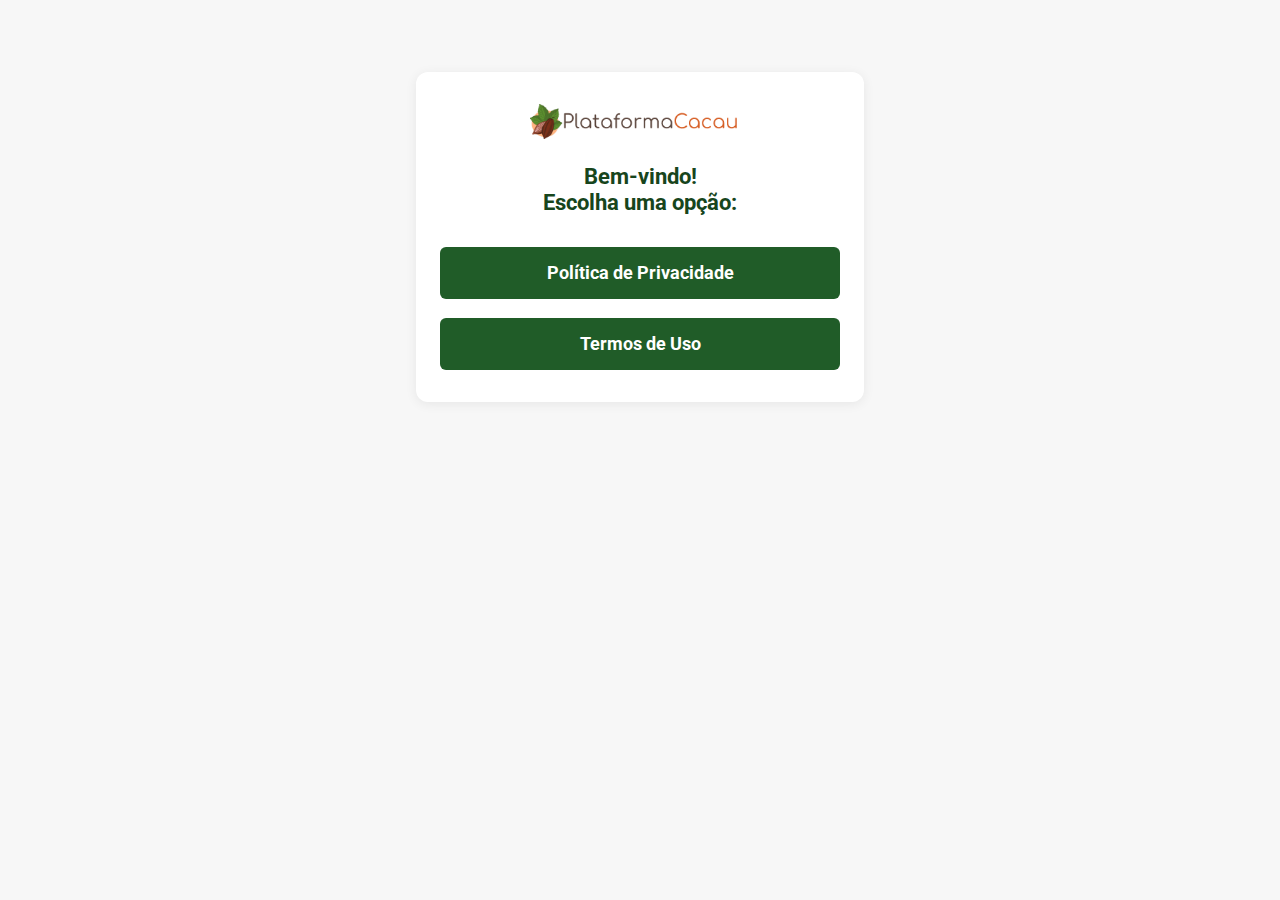
<file: index.html>
<!DOCTYPE html>
<html lang="pt-BR">
<head>
    <meta charset="UTF-8">
    <meta name="viewport" content="width=device-width, initial-scale=1.0">
    <title>Plataforma Cacau - Início</title>
    <link rel="preconnect" href="https://fonts.googleapis.com">
    <link rel="preconnect" href="https://fonts.gstatic.com" crossorigin>
    <link href="https://fonts.googleapis.com/css2?family=Roboto:wght@400;700&display=swap" rel="stylesheet">
    <style>
        body {
            font-family: 'Roboto', Arial, sans-serif;
            background: #f7f7f7;
            margin: 0;
            padding: 0;
        }
        .container {
            max-width: 400px;
            margin: 8vh auto 0 auto;
            background: #fff;
            border-radius: 12px;
            box-shadow: 0 2px 12px rgba(0,0,0,0.07);
            padding: 2rem 1.5rem 2rem 1.5rem;
            text-align: center;
        }
        .logo {
            display: flex;
            align-items: center;
            justify-content: center;
            margin-bottom: 1.5rem;
        }
        .logo img {
            height: 2.2rem;
            margin-right: 0.7rem;
        }
        .logo span {
            font-size: 1.3rem;
            font-weight: 700;
            color: #17451c;
        }
        h1 {
            font-size: 1.4rem;
            color: #17451c;
            margin-bottom: 2rem;
        }
        .links {
            display: flex;
            flex-direction: column;
            gap: 1.2rem;
        }
        .links a {
            display: block;
            background: #205c28;
            color: #fff;
            text-decoration: none;
            padding: 1rem;
            border-radius: 6px;
            font-size: 1.1rem;
            font-weight: 700;
            transition: background 0.2s;
        }
        .links a:hover {
            background: #17451c;
        }
        @media (max-width: 480px) {
            .container {
                max-width: 95vw;
                padding: 1.2rem 0.5rem;
            }
            h1 {
                font-size: 1.1rem;
            }
            .links a {
                font-size: 1rem;
                padding: 0.8rem;
            }
        }
    </style>
</head>
<body>
    <div class="container">
        <div class="logo">
            <img src="logo.png" alt="Logotipo da Plataforma Cacau">
        </div>
        <h1>Bem-vindo!<br>Escolha uma opção:</h1>
        <div class="links">
            <a href="politica-privacidade.html">Política de Privacidade</a>
            <a href="termos-de-uso.html">Termos de Uso</a>
        </div>
    </div>
</body>
</html>
</file>
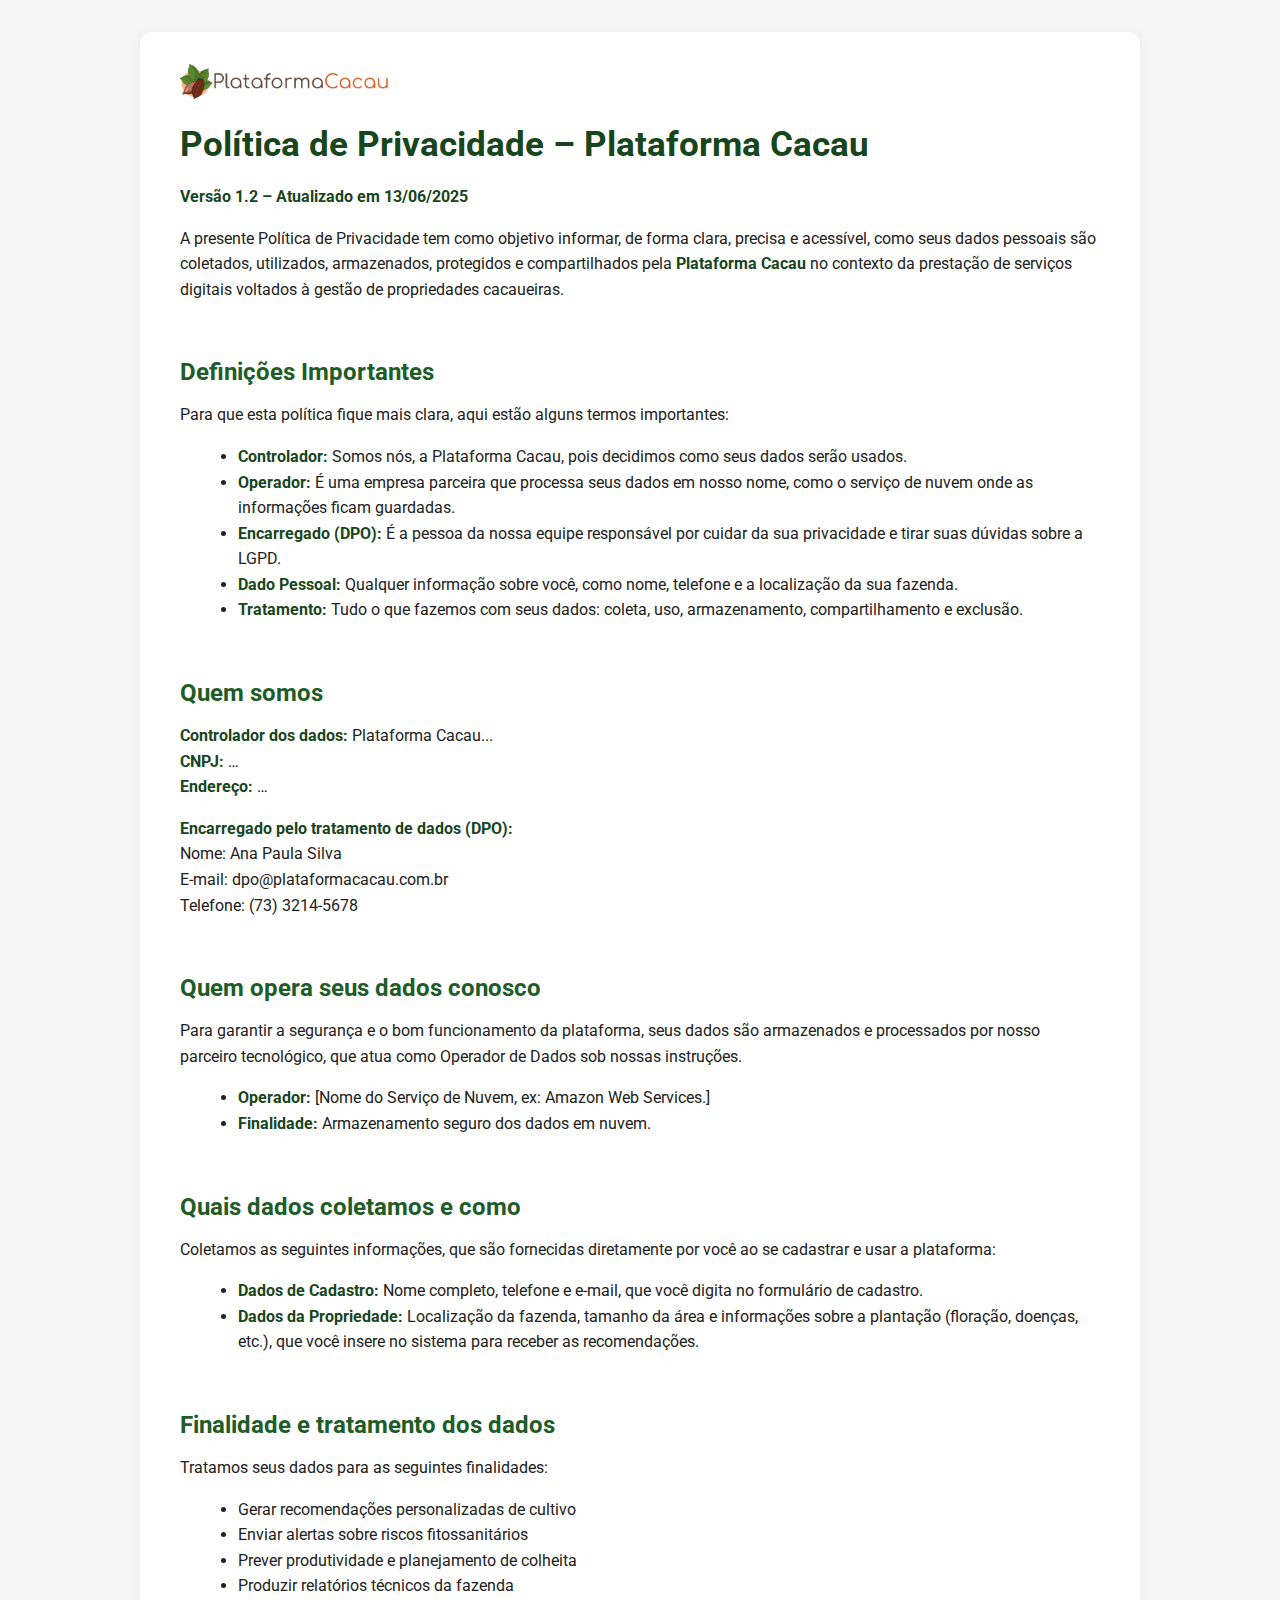
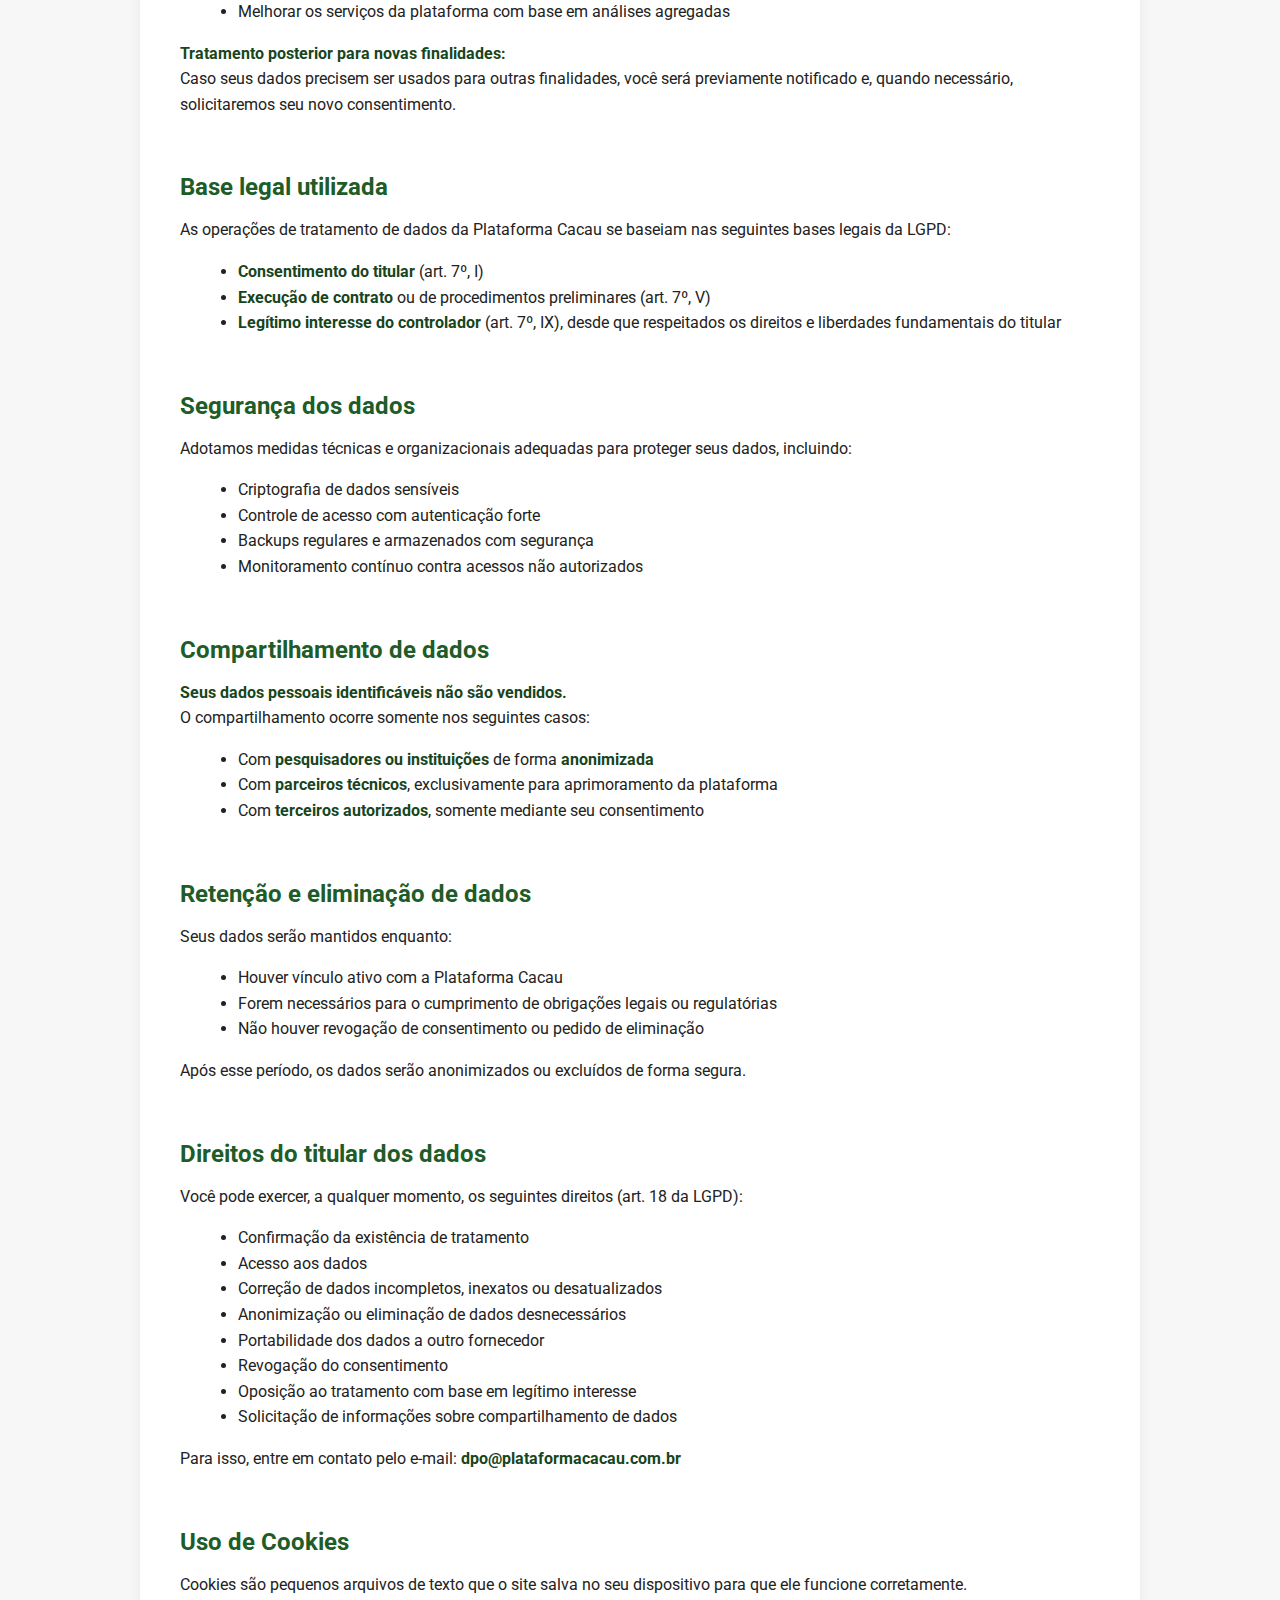
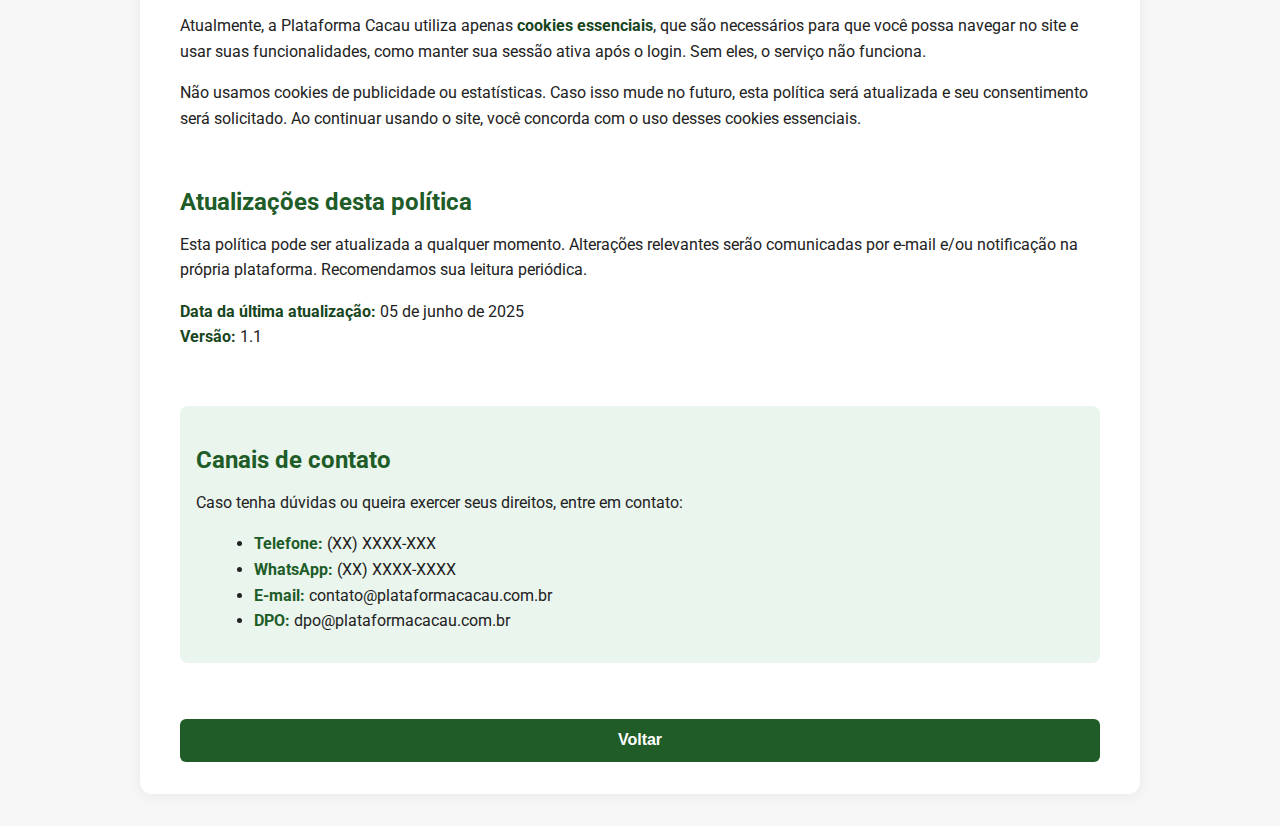
<file: politica-privacidade.html>
<!DOCTYPE html>
<html lang="pt-BR">
<head>
    <meta charset="UTF-8">
    <meta name="viewport" content="width=device-width, initial-scale=1.0">
    <title>Política de Privacidade</title>
    <link rel="preconnect" href="https://fonts.googleapis.com">
    <link rel="preconnect" href="https://fonts.gstatic.com" crossorigin>
    <link href="https://fonts.googleapis.com/css2?family=Roboto:wght@400;700&display=swap" rel="stylesheet">
    <link rel="stylesheet" href="politica-privacidade.css">
</head>
<body>
    <div class="container">
        <div class="logo">
            <img src="logo.png" alt="Plataforma Cacau Logo">
            <!-- <span>Plataforma<span style="color:#e57300;">Cacau</span></span> -->
        </div>
        <h1>Política de Privacidade – Plataforma Cacau</h1>
        <div class="section">
            <p><strong>Versão 1.2 – Atualizado em 13/06/2025</strong></p>
            <p>A presente Política de Privacidade tem como objetivo informar, de forma clara, precisa e acessível, como seus dados pessoais são coletados, utilizados, armazenados, protegidos e compartilhados pela <strong>Plataforma Cacau</strong> no contexto da prestação de serviços digitais voltados à gestão de propriedades cacaueiras.</p>
        </div>
        <div class="section">
            <h2>Definições Importantes</h2>
            <p>Para que esta política fique mais clara, aqui estão alguns termos importantes:</p>
            <ul>
                <li><strong>Controlador:</strong> Somos nós, a Plataforma Cacau, pois decidimos como seus dados serão usados.</li>
                <li><strong>Operador:</strong> É uma empresa parceira que processa seus dados em nosso nome, como o serviço de nuvem onde as informações ficam guardadas.</li>
                <li><strong>Encarregado (DPO):</strong> É a pessoa da nossa equipe responsável por cuidar da sua privacidade e tirar suas dúvidas sobre a LGPD.</li>
                <li><strong>Dado Pessoal:</strong> Qualquer informação sobre você, como nome, telefone e a localização da sua fazenda.</li>
                <li><strong>Tratamento:</strong> Tudo o que fazemos com seus dados: coleta, uso, armazenamento, compartilhamento e exclusão.</li>
            </ul>
        </div>
        <div class="section">
            <h2>Quem somos</h2>
            <p><strong>Controlador dos dados:</strong> Plataforma Cacau...<br>
            <strong>CNPJ:</strong> …<br>
            <strong>Endereço:</strong> …</p>
            <p><strong>Encarregado pelo tratamento de dados (DPO):</strong><br>
            Nome: Ana Paula Silva<br>
            E-mail: dpo@plataformacacau.com.br<br>
            Telefone: (73) 3214-5678</p>
        </div>
        <div class="section">
            <h2>Quem opera seus dados conosco</h2>
            <p>Para garantir a segurança e o bom funcionamento da plataforma, seus dados são armazenados e processados por nosso parceiro tecnológico, que atua como Operador de Dados sob nossas instruções.</p>
            <ul>
                <li><strong>Operador:</strong> [Nome do Serviço de Nuvem, ex: Amazon Web Services.]</li>
                <li><strong>Finalidade:</strong> Armazenamento seguro dos dados em nuvem.</li>
            </ul>
        </div>
        <div class="section">
            <h2>Quais dados coletamos e como</h2>
            <p>Coletamos as seguintes informações, que são fornecidas diretamente por você ao se cadastrar e usar a plataforma:</p>
            <ul>
                <li><strong>Dados de Cadastro:</strong> Nome completo, telefone e e-mail, que você digita no formulário de cadastro.</li>
                <li><strong>Dados da Propriedade:</strong> Localização da fazenda, tamanho da área e informações sobre a plantação (floração, doenças, etc.), que você insere no sistema para receber as recomendações.</li>
            </ul>
        </div>
        <div class="section">
            <h2>Finalidade e tratamento dos dados</h2>
            <p>Tratamos seus dados para as seguintes finalidades:</p>
            <ul>
                <li>Gerar recomendações personalizadas de cultivo</li>
                <li>Enviar alertas sobre riscos fitossanitários</li>
                <li>Prever produtividade e planejamento de colheita</li>
                <li>Produzir relatórios técnicos da fazenda</li>
                <li>Melhorar os serviços da plataforma com base em análises agregadas</li>
            </ul>
            <p><strong>Tratamento posterior para novas finalidades:</strong><br>
            Caso seus dados precisem ser usados para outras finalidades, você será previamente notificado e, quando necessário, solicitaremos seu novo consentimento.</p>
        </div>
        <div class="section">
            <h2>Base legal utilizada</h2>
            <p>As operações de tratamento de dados da Plataforma Cacau se baseiam nas seguintes bases legais da LGPD:</p>
            <ul>
                <li><strong>Consentimento do titular</strong> (art. 7º, I)</li>
                <li><strong>Execução de contrato</strong> ou de procedimentos preliminares (art. 7º, V)</li>
                <li><strong>Legítimo interesse do controlador</strong> (art. 7º, IX), desde que respeitados os direitos e liberdades fundamentais do titular</li>
            </ul>
        </div>
        <div class="section">
            <h2>Segurança dos dados</h2>
            <p>Adotamos medidas técnicas e organizacionais adequadas para proteger seus dados, incluindo:</p>
            <ul>
                <li>Criptografia de dados sensíveis</li>
                <li>Controle de acesso com autenticação forte</li>
                <li>Backups regulares e armazenados com segurança</li>
                <li>Monitoramento contínuo contra acessos não autorizados</li>
            </ul>
        </div>
        <div class="section">
            <h2>Compartilhamento de dados</h2>
            <p><strong>Seus dados pessoais identificáveis não são vendidos.</strong><br>
            O compartilhamento ocorre somente nos seguintes casos:</p>
            <ul>
                <li>Com <strong>pesquisadores ou instituições</strong> de forma <strong>anonimizada</strong></li>
                <li>Com <strong>parceiros técnicos</strong>, exclusivamente para aprimoramento da plataforma</li>
                <li>Com <strong>terceiros autorizados</strong>, somente mediante seu consentimento</li>
            </ul>
        </div>
        <div class="section">
            <h2>Retenção e eliminação de dados</h2>
            <p>Seus dados serão mantidos enquanto:</p>
            <ul>
                <li>Houver vínculo ativo com a Plataforma Cacau</li>
                <li>Forem necessários para o cumprimento de obrigações legais ou regulatórias</li>
                <li>Não houver revogação de consentimento ou pedido de eliminação</li>
            </ul>
            <p>Após esse período, os dados serão anonimizados ou excluídos de forma segura.</p>
        </div>
        <div class="section">
            <h2>Direitos do titular dos dados</h2>
            <p>Você pode exercer, a qualquer momento, os seguintes direitos (art. 18 da LGPD):</p>
            <ul>
                <li>Confirmação da existência de tratamento</li>
                <li>Acesso aos dados</li>
                <li>Correção de dados incompletos, inexatos ou desatualizados</li>
                <li>Anonimização ou eliminação de dados desnecessários</li>
                <li>Portabilidade dos dados a outro fornecedor</li>
                <li>Revogação do consentimento</li>
                <li>Oposição ao tratamento com base em legítimo interesse</li>
                <li>Solicitação de informações sobre compartilhamento de dados</li>
            </ul>
            <p>Para isso, entre em contato pelo e-mail: <strong>dpo@plataformacacau.com.br</strong></p>
        </div>
        <div class="section">
            <h2>Uso de Cookies</h2>
            <p>Cookies são pequenos arquivos de texto que o site salva no seu dispositivo para que ele funcione corretamente.</p>
            <p>Atualmente, a Plataforma Cacau utiliza apenas <strong>cookies essenciais</strong>, que são necessários para que você possa navegar no site e usar suas funcionalidades, como manter sua sessão ativa após o login. Sem eles, o serviço não funciona.</p>
            <p>Não usamos cookies de publicidade ou estatísticas. Caso isso mude no futuro, esta política será atualizada e seu consentimento será solicitado. Ao continuar usando o site, você concorda com o uso desses cookies essenciais.</p>
        </div>
        <div class="section">
            <h2>Atualizações desta política</h2>
            <p>Esta política pode ser atualizada a qualquer momento. Alterações relevantes serão comunicadas por e-mail e/ou notificação na própria plataforma. Recomendamos sua leitura periódica.</p>
            <p><strong>Data da última atualização:</strong> 05 de junho de 2025<br>
            <strong>Versão:</strong> 1.1</p>
        </div>
        <div class="section contact">
            <h2>Canais de contato</h2>
            <p>Caso tenha dúvidas ou queira exercer seus direitos, entre em contato:</p>
            <ul>
                <li><strong>Telefone:</strong> (XX) XXXX-XXX</li>
                <li><strong>WhatsApp:</strong> (XX) XXXX-XXXX</li>
                <li><strong>E-mail:</strong> contato@plataformacacau.com.br</li>
                <li><strong>DPO:</strong> dpo@plataformacacau.com.br</li>
            </ul>
        </div>
        <button class="btn" onclick="window.history.back()">Voltar</button>
    </div>
</body>
</html>
</file>
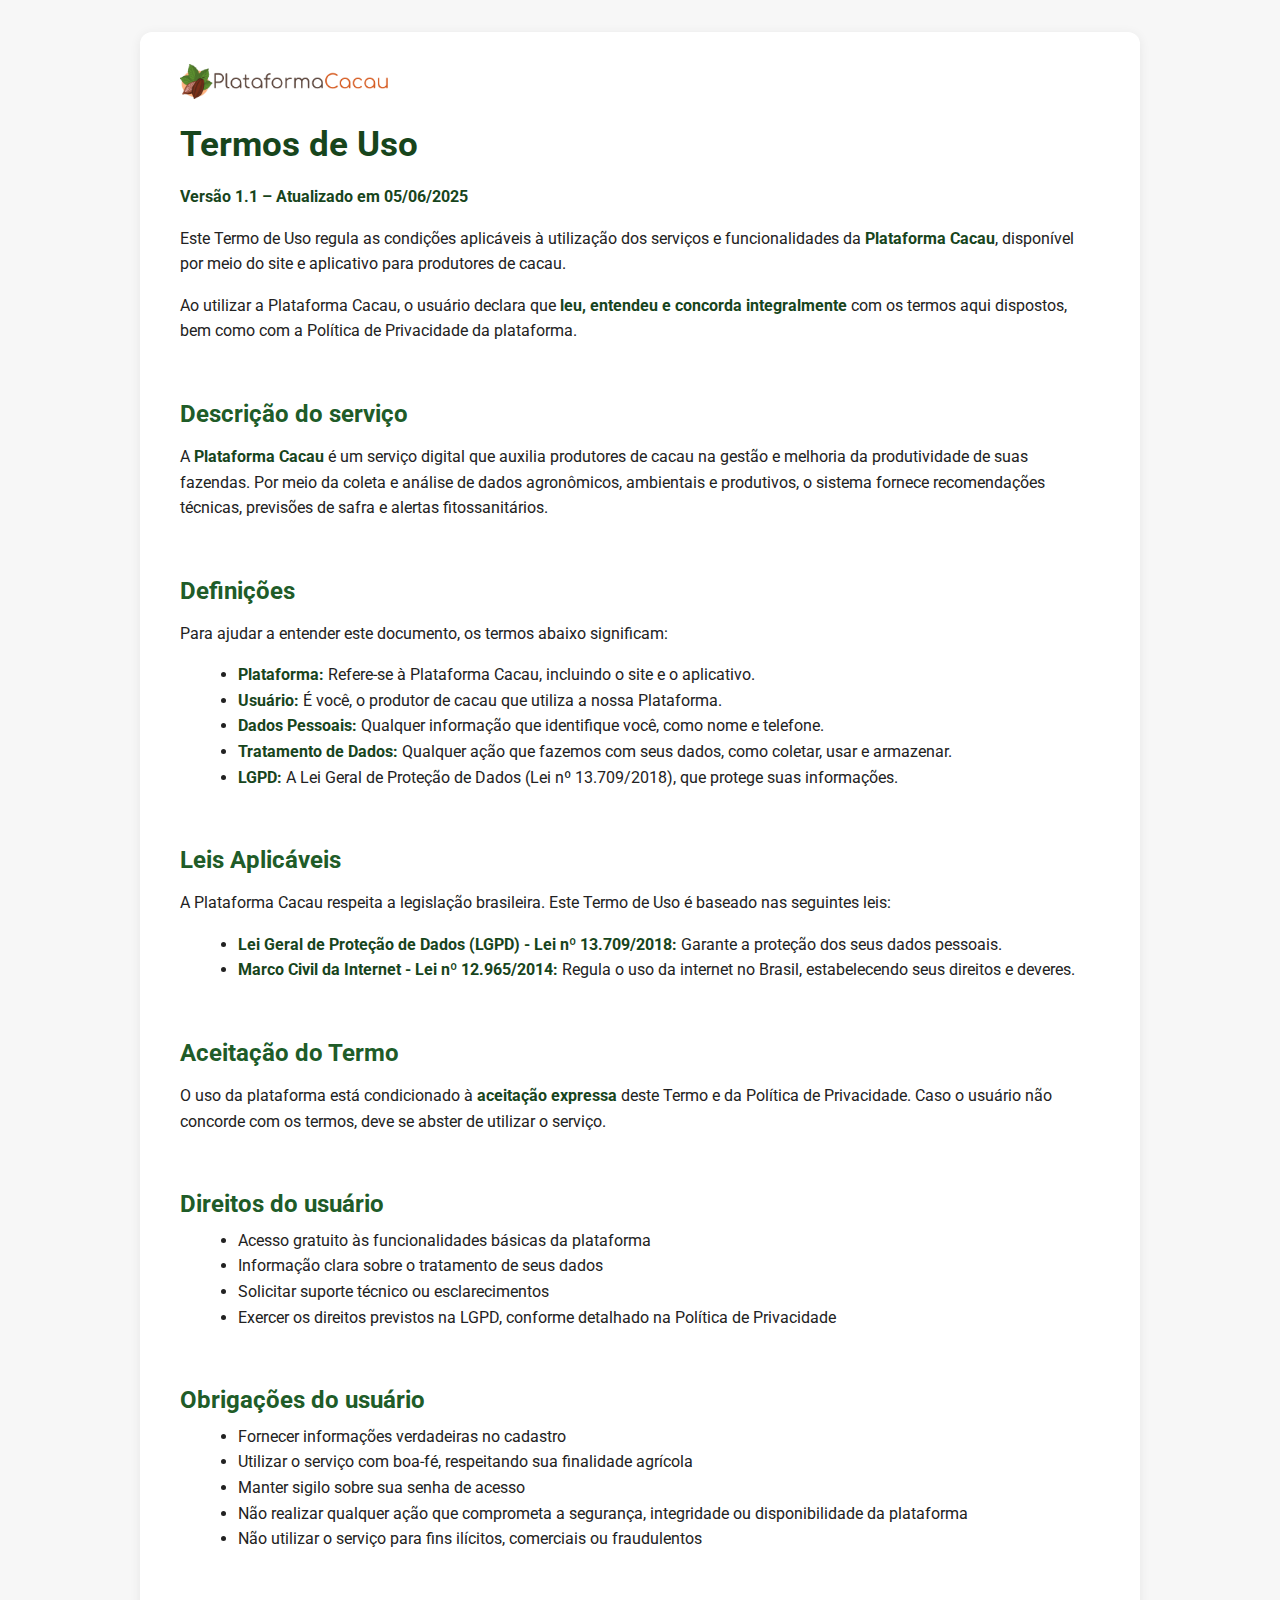
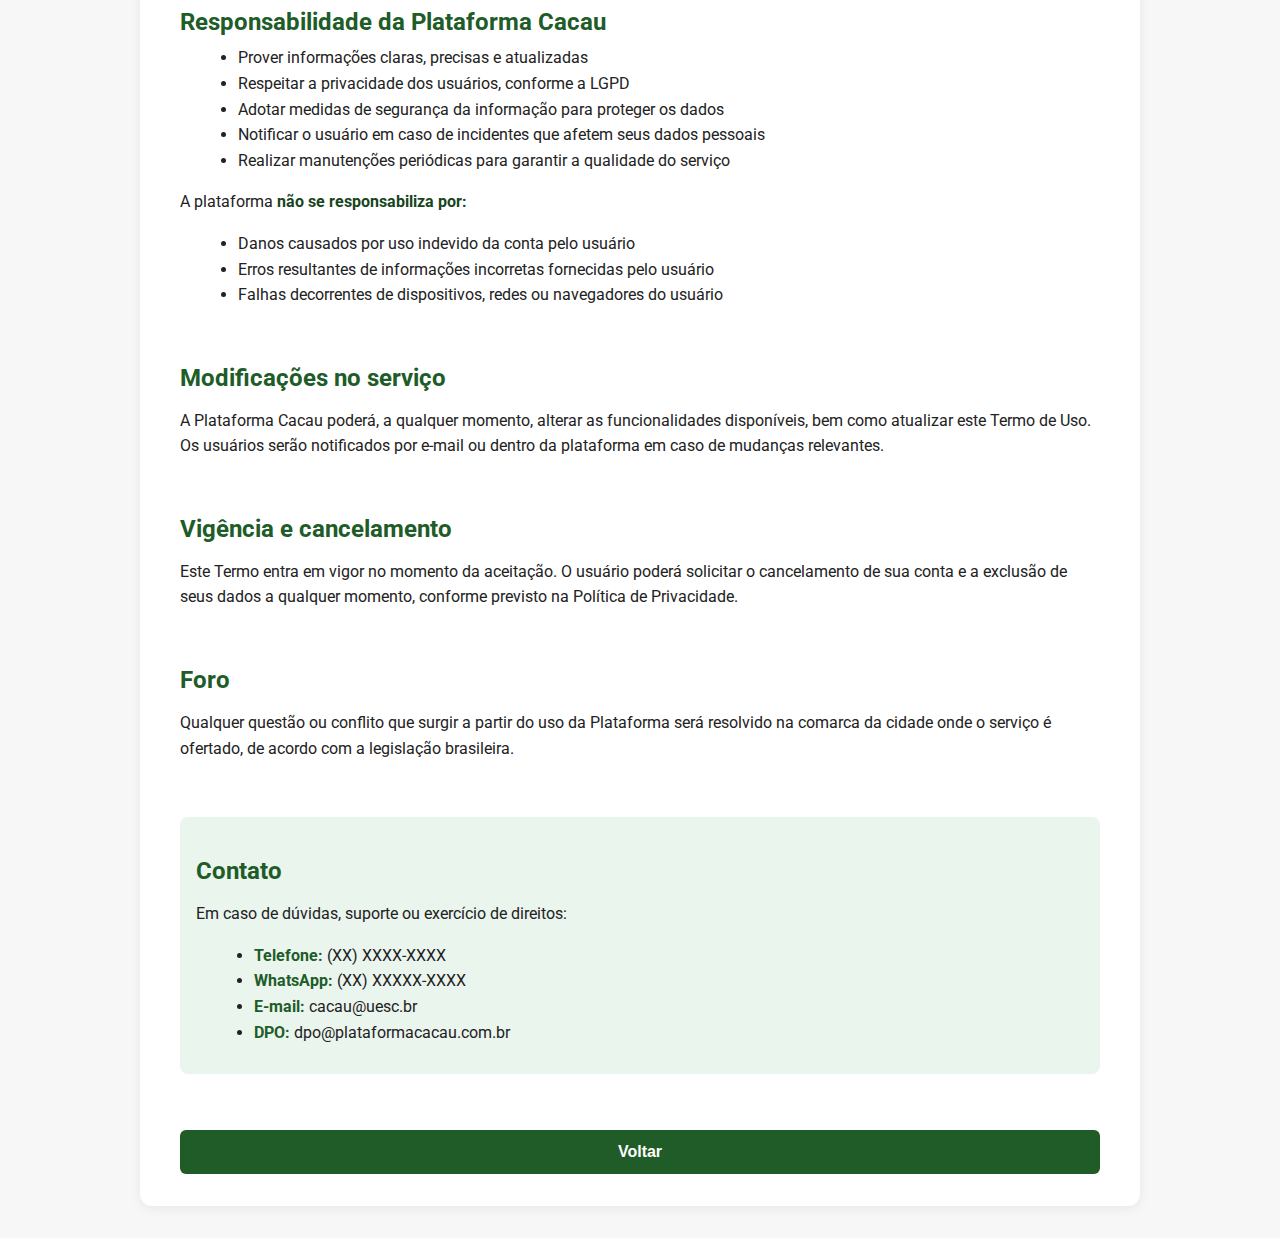
<file: termos-de-uso.html>
<!DOCTYPE html>
<html lang="pt-BR">
<head>
    <meta charset="UTF-8">
    <meta name="viewport" content="width=device-width, initial-scale=1.0">
    <title>Termos de Uso</title>
    <link rel="preconnect" href="https://fonts.googleapis.com">
    <link rel="preconnect" href="https://fonts.gstatic.com" crossorigin>
    <link href="https://fonts.googleapis.com/css2?family=Roboto:wght@400;700&display=swap" rel="stylesheet">
    <link rel="stylesheet" href="termos-de-uso.css">
</head>
<body>
    <div class="container">
        <div class="logo">
            <img src="logo.png" alt="Plataforma Cacau Logo">
           <!-- <span>Plataforma<span style="color:#e57300;">Cacau</span></span> -->
        </div>
        <h1>Termos de Uso</h1>
        <div class="section">
            <p><strong>Versão 1.1 – Atualizado em 05/06/2025</strong></p>
            <p>Este Termo de Uso regula as condições aplicáveis à utilização dos serviços e funcionalidades da <strong>Plataforma Cacau</strong>, disponível por meio do site e aplicativo para produtores de cacau.</p>
            <p>Ao utilizar a Plataforma Cacau, o usuário declara que <strong>leu, entendeu e concorda integralmente</strong> com os termos aqui dispostos, bem como com a Política de Privacidade da plataforma.</p>
        </div>
        <div class="section">
            <h2>Descrição do serviço</h2>
            <p>A <strong>Plataforma Cacau</strong> é um serviço digital que auxilia produtores de cacau na gestão e melhoria da produtividade de suas fazendas. Por meio da coleta e análise de dados agronômicos, ambientais e produtivos, o sistema fornece recomendações técnicas, previsões de safra e alertas fitossanitários.</p>
        </div>
        <!-- Definições -->
        <div class="section">
            <h2>Definições</h2>
            <p>Para ajudar a entender este documento, os termos abaixo significam:</p>
            <ul>
                <li><strong>Plataforma:</strong> Refere-se à Plataforma Cacau, incluindo o site e o aplicativo.</li>
                <li><strong>Usuário:</strong> É você, o produtor de cacau que utiliza a nossa Plataforma.</li>
                <li><strong>Dados Pessoais:</strong> Qualquer informação que identifique você, como nome e telefone.</li>
                <li><strong>Tratamento de Dados:</strong> Qualquer ação que fazemos com seus dados, como coletar, usar e armazenar.</li>
                <li><strong>LGPD:</strong> A Lei Geral de Proteção de Dados (Lei nº 13.709/2018), que protege suas informações.</li>
            </ul>
        </div>
        <!-- Leis Aplicáveis -->
        <div class="section">
            <h2>Leis Aplicáveis</h2>
            <p>A Plataforma Cacau respeita a legislação brasileira. Este Termo de Uso é baseado nas seguintes leis:</p>
            <ul>
                <li><strong>Lei Geral de Proteção de Dados (LGPD) - Lei nº 13.709/2018:</strong> Garante a proteção dos seus dados pessoais.</li>
                <li><strong>Marco Civil da Internet - Lei nº 12.965/2014:</strong> Regula o uso da internet no Brasil, estabelecendo seus direitos e deveres.</li>
            </ul>
        </div>
        <div class="section">
            <h2>Aceitação do Termo</h2>
            <p>O uso da plataforma está condicionado à <strong>aceitação expressa</strong> deste Termo e da Política de Privacidade. Caso o usuário não concorde com os termos, deve se abster de utilizar o serviço.</p>
        </div>
        <div class="section">
            <h2>Direitos do usuário</h2>
            <ul>
                <li>Acesso gratuito às funcionalidades básicas da plataforma</li>
                <li>Informação clara sobre o tratamento de seus dados</li>
                <li>Solicitar suporte técnico ou esclarecimentos</li>
                <li>Exercer os direitos previstos na LGPD, conforme detalhado na Política de Privacidade</li>
            </ul>
        </div>
        <div class="section">
            <h2>Obrigações do usuário</h2>
            <ul>
                <li>Fornecer informações verdadeiras no cadastro</li>
                <li>Utilizar o serviço com boa-fé, respeitando sua finalidade agrícola</li>
                <li>Manter sigilo sobre sua senha de acesso</li>
                <li>Não realizar qualquer ação que comprometa a segurança, integridade ou disponibilidade da plataforma</li>
                <li>Não utilizar o serviço para fins ilícitos, comerciais ou fraudulentos</li>
            </ul>
        </div>
        <div class="section">
            <h2>Responsabilidade da Plataforma Cacau</h2>
            <ul>
                <li>Prover informações claras, precisas e atualizadas</li>
                <li>Respeitar a privacidade dos usuários, conforme a LGPD</li>
                <li>Adotar medidas de segurança da informação para proteger os dados</li>
                <li>Notificar o usuário em caso de incidentes que afetem seus dados pessoais</li>
                <li>Realizar manutenções periódicas para garantir a qualidade do serviço</li>
            </ul>
            <p>A plataforma <strong>não se responsabiliza por:</strong></p>
            <ul>
                <li>Danos causados por uso indevido da conta pelo usuário</li>
                <li>Erros resultantes de informações incorretas fornecidas pelo usuário</li>
                <li>Falhas decorrentes de dispositivos, redes ou navegadores do usuário</li>
            </ul>
        </div>
        <div class="section">
            <h2>Modificações no serviço</h2>
            <p>A Plataforma Cacau poderá, a qualquer momento, alterar as funcionalidades disponíveis, bem como atualizar este Termo de Uso. Os usuários serão notificados por e-mail ou dentro da plataforma em caso de mudanças relevantes.</p>
        </div>
        <div class="section">
            <h2>Vigência e cancelamento</h2>
            <p>Este Termo entra em vigor no momento da aceitação. O usuário poderá solicitar o cancelamento de sua conta e a exclusão de seus dados a qualquer momento, conforme previsto na Política de Privacidade.</p>
        </div>
        <div class="section">
            <h2>Foro</h2>
            <p>Qualquer questão ou conflito que surgir a partir do uso da Plataforma será resolvido na comarca da cidade onde o serviço é ofertado, de acordo com a legislação brasileira.</p>
        </div>
        <div class="section contact">
            <h2>Contato</h2>
            <p>Em caso de dúvidas, suporte ou exercício de direitos:</p>
            <ul>
                <li><strong>Telefone:</strong> (XX) XXXX-XXXX</li>
                <li><strong>WhatsApp:</strong> (XX) XXXXX-XXXX</li>
                <li><strong>E-mail:</strong> cacau@uesc.br</li>
                <li><strong>DPO:</strong> dpo@plataformacacau.com.br</li>
            </ul>
        </div>
        <button class="btn" onclick="window.history.back()">Voltar</button>
    </div>
</body>
</html>
</file>
<file: politica-privacidade.css>
body {
    font-family: 'Roboto', Arial, sans-serif;
    background: #f7f7f7;
    margin: 0;
    padding: 0;
}
.container {
    width: 80%;
    max-width: 1000px;
    margin: 2rem auto;
    background: #fff;
    border-radius: 12px;
    box-shadow: 0 2px 16px rgba(0,0,0,0.06);
    padding: 2rem 2.5rem 2rem 2.5rem;
    box-sizing: border-box;
    text-align: left;
}
.logo {
    display: flex;
    align-items: center;
    margin-bottom: 1.2rem;
}
.logo img {
    height: 2.2rem;
    max-width: 40vw;
    width: auto;
    margin-right: 0.7rem;
}
h1 {
    font-size: 2.2rem; 
    color: #17451c;
    margin-bottom: 1.2rem;
}
h2 {
    font-size: 1.5rem; 
    color: #205c28;
    margin-top: 1.7rem;
    margin-bottom: 0.6rem;
    font-weight: bold;
}
p, li {
    color: #222;
    font-size: 1rem;
    line-height: 1.6;
}
ul {
    margin: 0 0 1rem 1.1rem;
}
strong {
    color: #17451c;
}
.section {
    margin-bottom: 3.5rem; 
}
.contact {
    background: #eaf5ee;
    border-radius: 8px;
    padding: 0.8rem 1rem;
    margin-top: 1.1rem;
}
.contact strong {
    color: #205c28;
}
.btn {
    display: block;
    width: 100%;
    background: #205c28;
    color: #fff;
    border: none;
    border-radius: 6px;
    padding: 0.8rem;
    font-size: 1rem;
    font-weight: 700;
    margin-top: 1.5rem;
    cursor: pointer;
    transition: background 0.2s;
}
.btn:hover {
    background: #17451c;
}

@media (max-width: 768px) {
    .container {
        width: 95%;
        max-width: 98vw;
        margin: 1.2rem auto;
        padding: 1.2rem 1rem 1.2rem 1rem;
    }
    h1 {
        font-size: 1.5rem; 
    }
    h2 {
        font-size: 1.15rem; 
    }
    .logo img {
        height: 1.7rem;
    }
}
@media (max-width: 480px) {
    .container {
        width: 90%;
        max-width: 100vw;
        padding: 0.7rem 0.5rem 0.7rem 0.5rem;
        border-radius: 0;
        margin: 0.5rem auto;
        box-shadow: none;
    }
    h1 {
        font-size: 1.15rem; 
    }
    h2 {
        font-size: 1rem; 
    }
    p, li {
        font-size: 0.97rem;
    }
    .logo img {
        height: 1.2rem;
        margin-right: 0.4rem;
    }
    .btn {
        font-size: 0.97rem;
        padding: 0.7rem;
    }
}
</file>
<file: termos-de-uso.css>
body {
    font-family: 'Roboto', Arial, sans-serif;
    background: #f7f7f7;
    margin: 0;
    padding: 0;
}
.container {
    width: 80%; /*  largo no desktop, proporcional */
    max-width: 1000px; /* Limite máximo para telas grandes */
    margin: 2rem auto; /* Centraliza o container na tela */
    background: #fff;
    border-radius: 12px;
    box-shadow: 0 2px 12px rgba(0,0,0,0.07);
    padding: 2rem 2.5rem 2rem 2.5rem; /* Padding maior para não encostar nas bordas */
    box-sizing: border-box;
    text-align: left; /* Garante alinhamento à esquerda */
}
.logo {
    display: flex;
    align-items: center;
    margin-bottom: 1.2rem;
}
.logo img {
    height: 2.2rem;
    max-width: 40vw;
    width: auto;
    margin-right: 0.7rem;
}
.logo span {
    font-size: 1.3rem;
    font-weight: 700;
    color: #17451c; /* Verde escuro */
}
h1 {
    font-size: 2.2rem;
    color: #17451c; /* Verde  escuro */
    margin-bottom: 1.2rem;
}
h2 {
    font-size: 1.5rem;
    color: #205c28; /* Verde escuro para melhor contraste */
    margin-top: 1.7rem;
    margin-bottom: 0.6rem;
}
p, li {
    color: #222; /* Texto  escuro para legibilidade */
    font-size: 1rem;
    line-height: 1.6;
}
ul {
    margin: 0 0 1rem 1.1rem;
}
strong {
    color: #17451c; /* Verde  escuro */
}
.section {
    margin-bottom: 3.5rem; 
}
.contact {
    background: #eaf5ee; /* Verde claro  neutro */
    border-radius: 8px;
    padding: 0.8rem 1rem;
    margin-top: 1.1rem;
}
.contact strong {
    color: #205c28; /* Verde escuro */
}
.btn {
    display: block;
    width: 100%;
    background: #205c28; /* Verde escuro */
    color: #fff;
    border: none;
    border-radius: 6px;
    padding: 0.8rem;
    font-size: 1rem;
    font-weight: 700;
    margin-top: 1.5rem;
    cursor: pointer;
    transition: background 0.2s;
}
.btn:hover {
    background: #17451c; 
}

/* Responsividade para tablets */
@media (max-width: 768px) {
    .container {
        width: 95%; 
        max-width: 98vw;
        margin: 1.2rem auto;
        padding: 1.2rem 1rem 1.2rem 1rem;
    }
    h1 {
        font-size: 1.5rem; 
    }
    h2 {
        font-size: 1.15rem;
    }
    .logo img {
        height: 1.7rem;
    }
}
/* Responsividade para smartphones */
@media (max-width: 480px) {
    .container {
        width: 90%; 
        max-width: 100vw;
        padding: 0.7rem 0.5rem 0.7rem 0.5rem;
        border-radius: 0;
        margin: 0.5rem auto;
        box-shadow: none;
    }
    h1 {
        font-size: 1.15rem; 
    }
    h2 {
        font-size: 1rem; 
    }
    p, li {
        font-size: 0.97rem;
    }
    .logo img {
        height: 1.2rem;
        margin-right: 0.4rem;
    }
    .btn {
        font-size: 0.97rem;
        padding: 0.7rem;
    }
}
/* Fim das media queries responsivas */
</file>
